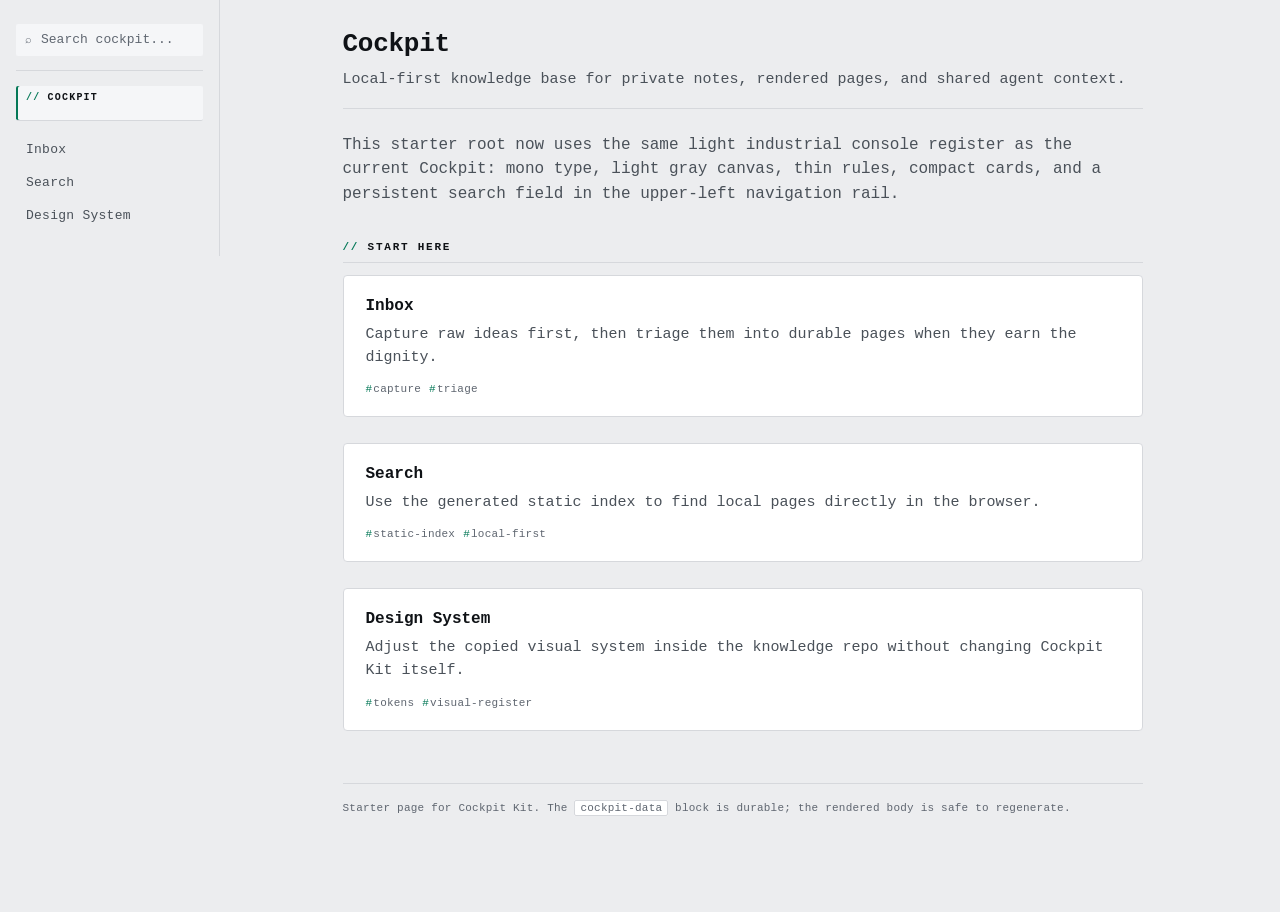
<file: templates/cockpit-root/index.html>
<!doctype html>
<html lang="en">
<head>
  <meta charset="utf-8">
  <meta name="viewport" content="width=device-width, initial-scale=1">
  <meta name="cockpit:source" content="self">
  <meta name="cockpit:rendered-at" content="2026-07-05T18:00:00Z">
  <title>Cockpit</title>
  <link rel="stylesheet" href="./cockpit.css">
</head>
<body>
  <nav aria-label="Primary" class="cockpit-nav">
    <form class="nav-search" action="search/" method="get" role="search">
      <label for="nav-search-input">Search Cockpit</label>
      <div class="nav-search-field"><span aria-hidden="true">⌕</span><input id="nav-search-input" name="q" type="search" autocomplete="off" inputmode="search" placeholder="Search cockpit..."></div>
    </form>
    <a class="home" href="./" aria-current="page">Cockpit</a>
    <a href="inbox/">Inbox</a>
    <a href="search/">Search</a>
    <a href="design-system.html">Design System</a>
  </nav>
  <main class="page">
    <header class="masthead">
      <h1>Cockpit</h1>
      <p>Local-first knowledge base for private notes, rendered pages, and shared agent context.</p>
    </header>
    <p class="lede">This starter root now uses the same light industrial console register as the current Cockpit: mono type, light gray canvas, thin rules, compact cards, and a persistent search field in the upper-left navigation rail.</p>
    <h2 class="section">Start here</h2>
    <div class="grid-list" aria-label="Starter links">
      <a class="card" href="inbox/">
        <h3>Inbox</h3>
        <p>Capture raw ideas first, then triage them into durable pages when they earn the dignity.</p>
        <div class="tags"><span>capture</span><span>triage</span></div>
      </a>
      <a class="card" href="search/">
        <h3>Search</h3>
        <p>Use the generated static index to find local pages directly in the browser.</p>
        <div class="tags"><span>static-index</span><span>local-first</span></div>
      </a>
      <a class="card" href="design-system.html">
        <h3>Design System</h3>
        <p>Adjust the copied visual system inside the knowledge repo without changing Cockpit Kit itself.</p>
        <div class="tags"><span>tokens</span><span>visual-register</span></div>
      </a>
    </div>
    <footer class="fineprint">Starter page for Cockpit Kit. The <code>cockpit-data</code> block is durable; the rendered body is safe to regenerate.</footer>
  </main>
  <script type="application/json" id="cockpit-data">{"kind":"cockpit-home","schema_version":1,"summary":"Starter Cockpit home page."}</script>
</body>
</html>
</file>
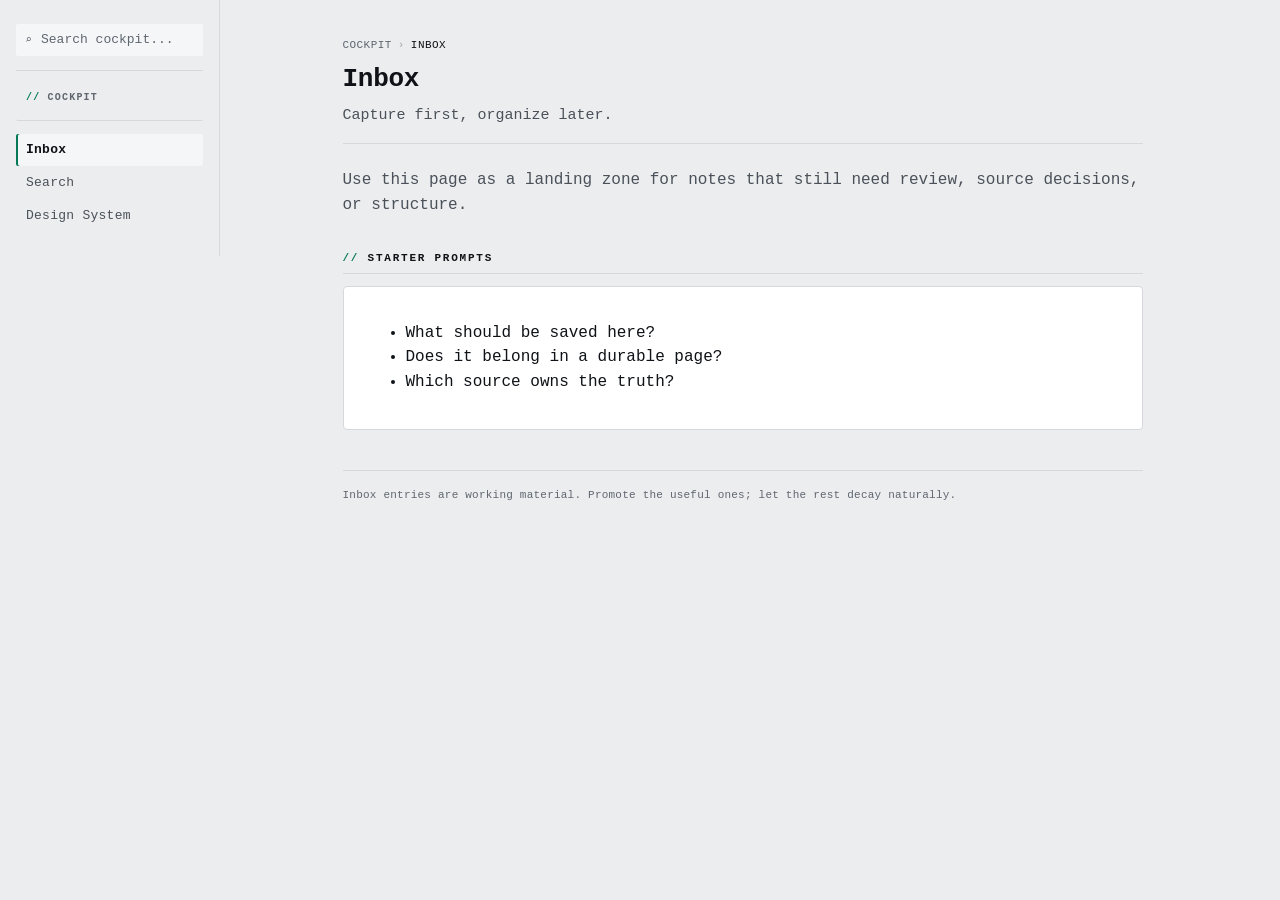
<file: templates/cockpit-root/inbox/index.html>
<!doctype html>
<html lang="en">
<head>
  <meta charset="utf-8">
  <meta name="viewport" content="width=device-width, initial-scale=1">
  <meta name="cockpit:source" content="self">
  <meta name="cockpit:rendered-at" content="2026-07-05T18:00:00Z">
  <title>Inbox</title>
  <link rel="stylesheet" href="../cockpit.css">
</head>
<body>
  <nav aria-label="Primary" class="cockpit-nav">
    <form class="nav-search" action="../search/" method="get" role="search">
      <label for="nav-search-input">Search Cockpit</label>
      <div class="nav-search-field"><span aria-hidden="true">⌕</span><input id="nav-search-input" name="q" type="search" autocomplete="off" inputmode="search" placeholder="Search cockpit..."></div>
    </form>
    <a class="home" href="../">Cockpit</a>
    <a href="../inbox/" aria-current="page">Inbox</a>
    <a href="../search/">Search</a>
    <a href="../design-system.html">Design System</a>
  </nav>
  <main class="page">
    <div class="breadcrumbs"><a href="../">Cockpit</a><span class="sep">›</span><span class="here">Inbox</span></div>
    <header class="masthead">
      <h1>Inbox</h1>
      <p>Capture first, organize later.</p>
    </header>
    <p class="lede">Use this page as a landing zone for notes that still need review, source decisions, or structure.</p>
    <h2 class="section">Starter prompts</h2>
    <section class="panel">
      <ul>
        <li>What should be saved here?</li>
        <li>Does it belong in a durable page?</li>
        <li>Which source owns the truth?</li>
      </ul>
    </section>
    <footer class="fineprint">Inbox entries are working material. Promote the useful ones; let the rest decay naturally.</footer>
  </main>
  <script type="application/json" id="cockpit-data">{"kind":"cockpit-inbox","schema_version":1,"summary":"Starter inbox for unprocessed notes."}</script>
</body>
</html>
</file>
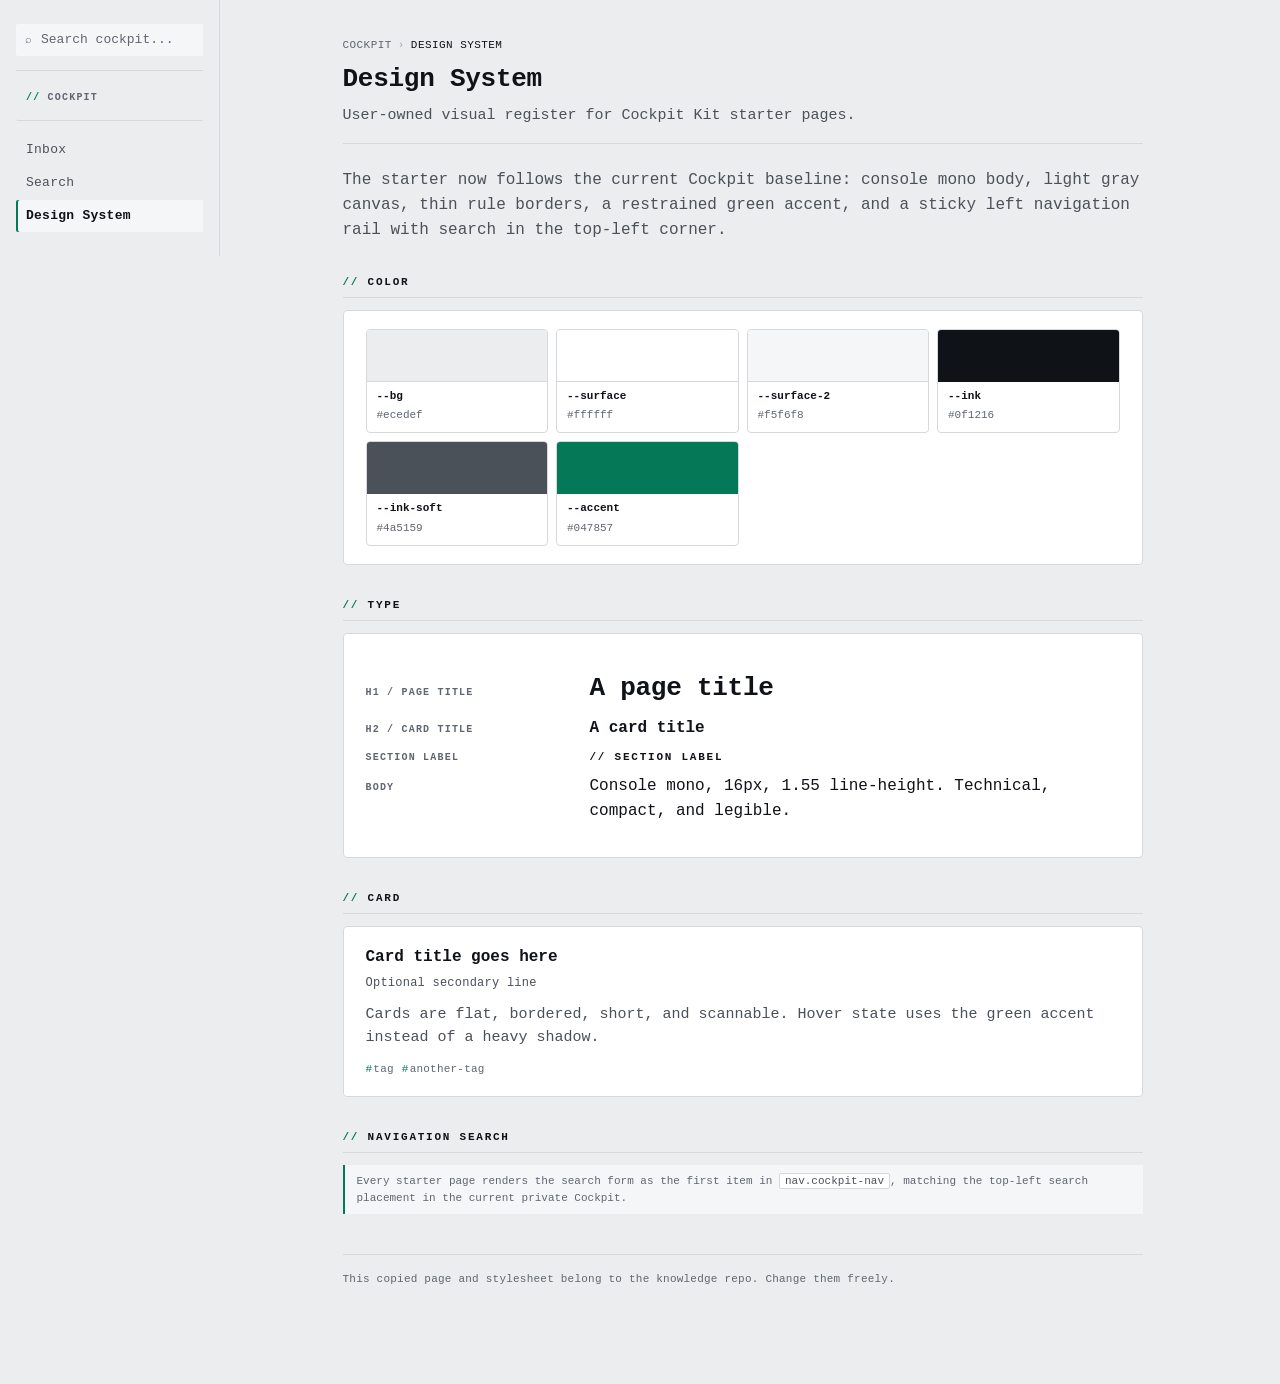
<file: templates/cockpit-root/design-system.html>
<!doctype html>
<html lang="en">
<head>
  <meta charset="utf-8">
  <meta name="viewport" content="width=device-width, initial-scale=1">
  <meta name="cockpit:source" content="self">
  <meta name="cockpit:rendered-at" content="2026-07-05T18:00:00Z">
  <title>Design System</title>
  <link rel="stylesheet" href="./cockpit.css">
</head>
<body>
  <nav aria-label="Primary" class="cockpit-nav">
    <form class="nav-search" action="search/" method="get" role="search">
      <label for="nav-search-input">Search Cockpit</label>
      <div class="nav-search-field"><span aria-hidden="true">⌕</span><input id="nav-search-input" name="q" type="search" autocomplete="off" inputmode="search" placeholder="Search cockpit..."></div>
    </form>
    <a class="home" href="./">Cockpit</a>
    <a href="inbox/">Inbox</a>
    <a href="search/">Search</a>
    <a href="design-system.html" aria-current="page">Design System</a>
  </nav>
  <main class="page">
    <div class="breadcrumbs"><a href="./">Cockpit</a><span class="sep">›</span><span class="here">Design System</span></div>
    <header class="masthead">
      <h1>Design System</h1>
      <p>User-owned visual register for Cockpit Kit starter pages.</p>
    </header>
    <p class="lede">The starter now follows the current Cockpit baseline: console mono body, light gray canvas, thin rule borders, a restrained green accent, and a sticky left navigation rail with search in the top-left corner.</p>
    <h2 class="section">Color</h2>
    <div class="panel">
      <div class="swatches">
        <div class="swatch bordered"><div class="chip" style="background:#ecedef"></div><div class="name">--bg</div><div class="hex">#ecedef</div></div>
        <div class="swatch bordered"><div class="chip" style="background:#ffffff"></div><div class="name">--surface</div><div class="hex">#ffffff</div></div>
        <div class="swatch bordered"><div class="chip" style="background:#f5f6f8"></div><div class="name">--surface-2</div><div class="hex">#f5f6f8</div></div>
        <div class="swatch"><div class="chip" style="background:#0f1216"></div><div class="name">--ink</div><div class="hex">#0f1216</div></div>
        <div class="swatch"><div class="chip" style="background:#4a5159"></div><div class="name">--ink-soft</div><div class="hex">#4a5159</div></div>
        <div class="swatch"><div class="chip" style="background:#047857"></div><div class="name">--accent</div><div class="hex">#047857</div></div>
      </div>
    </div>
    <h2 class="section">Type</h2>
    <div class="panel">
      <dl class="type-spec">
        <dt>H1 / page title</dt><dd class="h1-sample">A page title</dd>
        <dt>H2 / card title</dt><dd class="h2-sample">A card title</dd>
        <dt>Section label</dt><dd class="h3-sample">// SECTION LABEL</dd>
        <dt>Body</dt><dd>Console mono, 16px, 1.55 line-height. Technical, compact, and legible.</dd>
      </dl>
    </div>
    <h2 class="section">Card</h2>
    <a class="card" href="#">
      <h3>Card title goes here</h3>
      <p class="author">Optional secondary line</p>
      <p>Cards are flat, bordered, short, and scannable. Hover state uses the green accent instead of a heavy shadow.</p>
      <div class="tags"><span>tag</span><span>another-tag</span></div>
    </a>
    <h2 class="section">Navigation search</h2>
    <p class="source-line">Every starter page renders the search form as the first item in <code>nav.cockpit-nav</code>, matching the top-left search placement in the current private Cockpit.</p>
    <footer class="fineprint">This copied page and stylesheet belong to the knowledge repo. Change them freely.</footer>
  </main>
  <script type="application/json" id="cockpit-data">
  {
    "kind": "cockpit-design-system",
    "schema_version": 1,
    "summary": "Starter design system page for user-owned styling.",
    "register": "techy / light industrial console: mono body, light gray canvas, thin rule borders, restrained green accent",
    "tokens": {
      "type": {
        "body_family": "ui-monospace, SFMono-Regular, Cascadia Code, Cascadia Mono, Roboto Mono, IBM Plex Mono, JetBrains Mono, Liberation Mono, Menlo, Consolas, monospace",
        "body_size_px": 16,
        "line_height": 1.55
      },
      "color": {
        "bg": "#ecedef",
        "surface": "#ffffff",
        "surface_2": "#f5f6f8",
        "ink": "#0f1216",
        "ink_soft": "#4a5159",
        "ink_faint": "#5f6670",
        "accent": "#047857",
        "accent_blue": "#2563eb",
        "rule": "#d6d8dc",
        "rule_strong": "#b4b8bd"
      },
      "layout": {
        "left_nav_px": 220,
        "page_max_width_px": 880,
        "card_radius_px": 4,
        "mobile_breakpoint_px": 480
      }
    }
  }
  </script>
</body>
</html>
</file>
<file: templates/cockpit-root/cockpit.css>
/*
 * cockpit.css — shared visual register for every cockpit page.
 *
 * Linked from each HTML page as `/cockpit.css`.
 * Same-origin, served by the same static Cockpit host; pages stay
 * local-first on the same host (no CDN, no cross-origin fetch).
 *
 * Per-page style addenda go in a small inline <style> after this
 * stylesheet's <link>, so the page can still ship one-off rules
 * without round-tripping the file. The bulk of the register lives here.
 *
 * Source of truth for tokens: design-system.html `cockpit-data` block.
 */

:root {
  --bg: #ecedef;
  --surface: #ffffff;
  --surface-2: #f5f6f8;
  --ink: #0f1216;
  --ink-soft: #4a5159;
  --ink-faint: #5f6670;
  --accent: #047857;
  --accent-blue: #2563eb;
  --rule: #d6d8dc;
  --rule-strong: #b4b8bd;
  --status-reading:    #1e40af; --status-reading-bg:  #e0e7f7;
  --status-finished:   #166534; --status-finished-bg: #dcefe3;
  --status-paused:     #92400e; --status-paused-bg:   #f5e6c9;
  --status-toread:     #6b21a8; --status-toread-bg:   #ece1f5;
  --status-active:     #166534; --status-active-bg:   #dcefe3;
  --status-draft:      #1e40af; --status-draft-bg:    #e0e7f7;
  --status-shipped:    #475569; --status-shipped-bg:  #dee1e5;
  --shadow: 0 0 0 1px rgba(15,18,22,0.02);
  --radius: 4px;
  --mono: ui-monospace, "SFMono-Regular", "Cascadia Code", "Cascadia Mono", "Roboto Mono", "IBM Plex Mono", "JetBrains Mono", "Liberation Mono", Menlo, Consolas, monospace;
  --sans: ui-sans-serif, system-ui, -apple-system, "Segoe UI", Roboto, "Helvetica Neue", Arial, sans-serif;
}

* { box-sizing: border-box; }
html { scrollbar-gutter: stable; }
html, body {
  margin: 0; padding: 0;
  background: var(--bg); color: var(--ink);
  font-family: var(--mono);
  font-size: 16px; line-height: 1.55; -webkit-font-smoothing: antialiased;
}

/*
 * Layout: nav stays flush-left, while the readable 880px page column
 * floats inside the remaining viewport instead of clinging to the nav.
 * On wide screens the page TOC joins as a real right rail with balanced
 * outer gutters. Collapses to a single column below 720px.
 */
body {
  display: grid;
  grid-template-columns: 220px minmax(0, 1fr) minmax(0, 880px) minmax(0, 1fr);
  min-height: 100vh;
  margin: 0;
}

nav.cockpit-nav {
  padding: 24px 16px;
  display: flex; flex-direction: column; gap: 1px;
  font-family: var(--mono);
  font-size: 13px;
  border-right: 1px solid var(--rule);
  position: sticky; top: 0; align-self: start;
  max-height: 100vh; overflow-y: auto;
  background: var(--bg);
}
nav.cockpit-nav a {
  color: var(--ink-soft); text-decoration: none;
  padding: 6px 10px; border-radius: 2px;
  letter-spacing: 0.02em;
  transition: background 0.1s ease, color 0.1s ease;
}
nav.cockpit-nav a:hover { color: var(--ink); background: var(--surface-2); }
nav.cockpit-nav a[aria-current="page"],
nav.cockpit-nav a[aria-current="true"] {
  color: var(--ink); font-weight: 600;
  background: var(--surface-2);
  box-shadow: inset 2px 0 0 var(--accent);
}
nav.cockpit-nav .home {
  color: var(--ink-faint); letter-spacing: 0.12em;
  text-transform: uppercase; font-size: 10px;
  margin: 0 0 12px; padding: 4px 10px 14px;
  border-bottom: 1px solid var(--rule);
  font-family: var(--mono); font-weight: 700;
}
nav.cockpit-nav .home::before { content: "// "; color: var(--accent); }
nav.cockpit-nav .nav-search {
  margin: 0 0 14px;
  padding: 0 0 14px;
  border-bottom: 1px solid var(--rule);
}
nav.cockpit-nav .nav-search label {
  position: absolute;
  width: 1px;
  height: 1px;
  overflow: hidden;
  clip: rect(0 0 0 0);
  white-space: nowrap;
}
nav.cockpit-nav .nav-search-field {
  align-items: center;
  display: flex;
  position: relative;
}
nav.cockpit-nav .nav-search-field span {
  color: var(--ink-faint);
  display: block;
  font-size: 11px;
  line-height: 1;
  pointer-events: none;
  position: absolute;
  left: 9px;
  top: 50%;
  transform: translateY(-50%);
}
nav.cockpit-nav .nav-search input {
  appearance: none;
  -webkit-appearance: none;
  background: var(--surface-2);
  border: 1px solid transparent;
  border-radius: 2px;
  color: var(--ink);
  display: block;
  font: inherit;
  font-size: 13px;
  line-height: 1.35;
  min-height: 32px;
  min-width: 0;
  padding: 6px 10px 6px 24px;
  width: 100%;
}
nav.cockpit-nav .nav-search input::placeholder {
  color: var(--ink-faint);
}
nav.cockpit-nav .nav-search input:focus {
  background: var(--surface);
  border-color: var(--accent);
  outline: none;
}

.page { grid-column: 3; max-width: 880px; width: 100%; margin: 0; padding: 24px 40px 96px; min-width: 0; }

.breadcrumbs {
  font-family: var(--mono);
  font-size: 11px; color: var(--ink-faint);
  letter-spacing: 0.04em; text-transform: uppercase;
  margin: 14px 0 6px; line-height: 1.4;
}
.breadcrumbs a { color: var(--ink-faint); text-decoration: none; }
.breadcrumbs a:hover { color: var(--ink-soft); }
.breadcrumbs .sep { margin: 0 6px; color: var(--ink-faint); opacity: 0.5; }
.breadcrumbs .here { color: var(--ink); }

header.masthead {
  padding-bottom: 16px; margin-bottom: 24px;
  border-bottom: 1px solid var(--rule);
  position: relative;
}
header.masthead h1 {
  font-size: 26px; letter-spacing: -0.01em; margin: 0 0 4px;
  font-weight: 600; font-family: var(--mono);
}
header.masthead p {
  margin: 0; color: var(--ink-soft); font-size: 15px;
}

.lede {
  font-size: 16px; color: var(--ink-soft);
  margin: 0 0 24px;
  max-width: none;
  text-wrap: pretty;
}

h2.section {
  font-size: 11px; letter-spacing: 0.16em;
  text-transform: uppercase; color: var(--ink);
  font-weight: 700; margin: 32px 0 12px;
  font-family: var(--mono);
  padding-bottom: 6px;
  border-bottom: 1px solid var(--rule);
}
h2.section::before {
  content: "// "; color: var(--accent); font-weight: 600;
}

.panel {
  background: var(--surface); border: 1px solid var(--rule);
  border-radius: var(--radius); padding: 18px 22px;
  margin-bottom: 12px;
}

.card {
  background: var(--surface); border: 1px solid var(--rule);
  border-radius: var(--radius); padding: 18px 22px;
  margin-bottom: 12px;
  text-decoration: none; color: inherit; display: block;
  transition: border-color 0.12s ease, box-shadow 0.12s ease;
  position: relative;
}
.card:hover {
  border-color: var(--ink-soft);
  box-shadow: inset 2px 0 0 var(--accent);
}
.card h2,
.card h3 {
  font-size: 16px; margin: 0 0 4px; font-weight: 600;
  font-family: var(--mono); letter-spacing: 0;
}
.card .author {
  color: var(--ink-soft); font-style: normal;
  font-family: var(--mono); font-size: 12px;
  margin: 0 0 10px; letter-spacing: 0.02em;
}
.card p { margin: 0 0 6px; color: var(--ink-soft); font-size: 15px; }
.card .tags {
  margin-top: 12px;
  font-family: var(--mono);
  font-size: 11px; color: var(--ink-faint);
  letter-spacing: 0.02em;
}
.card .tags span { display: inline-block; margin-right: 8px; }
.card .tags span::before {
  content: "#"; color: var(--accent); margin-right: 1px;
}

.swatches {
  display: grid; grid-template-columns: repeat(auto-fit, minmax(160px, 1fr));
  gap: 8px;
}
.swatch {
  border: 1px solid var(--rule); border-radius: var(--radius);
  overflow: hidden; background: var(--surface);
  font-family: var(--mono);
  font-size: 11px;
}
.swatch .chip { height: 52px; }
.swatch .name { padding: 6px 10px 2px; color: var(--ink); font-weight: 700; }
.swatch .hex { padding: 0 10px 8px; color: var(--ink-faint); font-family: var(--mono); }
.swatch.bordered .chip { border-bottom: 1px solid var(--rule); }

.type-spec {
  display: grid; grid-template-columns: 200px 1fr; gap: 8px 24px;
  align-items: baseline;
}
.type-spec dt {
  font-family: var(--mono);
  font-size: 10px; letter-spacing: 0.12em;
  text-transform: uppercase; color: var(--ink-faint);
  font-weight: 700;
}
.type-spec dd { margin: 0; }
.h1-sample { font-size: 26px; letter-spacing: -0.01em; font-weight: 600; font-family: var(--mono); }
.h2-sample { font-size: 16px; font-weight: 600; letter-spacing: 0; font-family: var(--mono); }
.h3-sample {
  font-size: 11px; letter-spacing: 0.16em;
  text-transform: uppercase; color: var(--ink);
  font-family: var(--mono); font-weight: 700;
}
.meta-sample {
  font-family: var(--mono);
  font-size: 11px; color: var(--ink-faint);
  letter-spacing: 0.04em; text-transform: uppercase;
}

.badges-row { display: flex; gap: 6px; flex-wrap: wrap; }
.badge {
  display: inline-block;
  font-family: var(--mono);
  font-size: 10px; letter-spacing: 0.08em;
  text-transform: uppercase;
  padding: 2px 8px; border-radius: 2px;
  font-weight: 700;
}
.badge.reading  { color: var(--status-reading);  background: var(--status-reading-bg); }
.badge.finished { color: var(--status-finished); background: var(--status-finished-bg); }
.badge.paused   { color: var(--status-paused);   background: var(--status-paused-bg); }
.badge.to-read  { color: var(--status-toread);   background: var(--status-toread-bg); }
.badge.active   { color: var(--status-active);   background: var(--status-active-bg); }
.badge.draft    { color: var(--status-draft);    background: var(--status-draft-bg); }
.badge.shipped  { color: var(--status-shipped);  background: var(--status-shipped-bg); }

.stats {
  display: grid; grid-template-columns: repeat(3, 1fr); gap: 10px;
}
.stat {
  background: var(--surface); border: 1px solid var(--rule);
  border-radius: var(--radius); padding: 12px 16px;
  position: relative;
}
.stat .n {
  font-size: 26px; font-weight: 700; line-height: 1;
  color: var(--ink); display: block; margin-bottom: 4px;
  font-family: var(--mono); letter-spacing: -0.02em;
}
.stat .label {
  font-family: var(--mono);
  font-size: 10px; letter-spacing: 0.12em;
  text-transform: uppercase; color: var(--ink-faint);
  font-weight: 700;
}

.source-line {
  font-family: var(--mono);
  font-size: 11px; color: var(--ink-faint);
  line-height: 1.5;
  padding: 8px 12px; border-left: 2px solid var(--accent);
  background: var(--surface-2);
}
.source-line code {
  background: var(--surface); padding: 1px 5px;
  border-radius: 2px; font-size: 11px; color: var(--ink-soft);
  border: 1px solid var(--rule);
}

footer.fineprint {
  margin-top: 40px; padding-top: 16px;
  border-top: 1px solid var(--rule);
  font-family: var(--mono);
  font-size: 11px; color: var(--ink-faint); line-height: 1.5;
  letter-spacing: 0.02em;
}
footer.fineprint code {
  background: var(--surface); padding: 1px 5px;
  border-radius: 2px; font-size: 11px;
  border: 1px solid var(--rule);
}

nav.page-toc { display: none; }

@media (min-width: 1360px) {
  body {
    grid-template-columns: 220px minmax(0, 1fr) minmax(0, 880px) 32px 200px minmax(0, 1fr);
  }
  nav.page-toc {
    display: block;
    grid-column: 5;
    width: 200px;
    position: sticky; top: 24px;
    align-self: start;
    justify-self: start;
    padding: 24px 16px;
    font-family: var(--mono);
    font-size: 12px;
    border-left: 1px solid var(--rule);
    max-height: calc(100vh - 48px);
    overflow-y: auto;
  }
  nav.page-toc .toc-label {
    color: var(--ink-faint);
    letter-spacing: 0.16em;
    text-transform: uppercase;
    font-size: 10px;
    margin: 0 0 10px;
    padding: 0 8px;
    font-weight: 700;
  }
  nav.page-toc .toc-label::before { content: "// "; color: var(--accent); }
  nav.page-toc ul { list-style: none; padding: 0; margin: 0; }
  nav.page-toc li { margin: 1px 0; }
  nav.page-toc li.lvl-3 { padding-left: 12px; font-size: 11px; }
  nav.page-toc a {
    display: block;
    color: var(--ink-soft);
    text-decoration: none;
    padding: 3px 8px;
    border-left: 2px solid transparent;
    line-height: 1.35;
    transition: color 0.1s ease, border-color 0.1s ease, background 0.1s ease;
  }
  nav.page-toc a:hover { color: var(--ink); }
  nav.page-toc a.active {
    color: var(--ink); font-weight: 600;
    border-left-color: var(--accent);
    background: var(--surface-2);
  }
}

@media (min-width: 1600px) {
  body {
    grid-template-columns: 220px minmax(48px, 1fr) minmax(0, 880px) 40px 200px minmax(240px, 1fr);
  }
}

@media (max-width: 720px) {
  body { display: block; }
  nav.cockpit-nav {
    position: static; max-height: none; overflow: visible;
    border-right: none; border-bottom: 1px solid var(--rule);
    flex-direction: row; flex-wrap: wrap; gap: 4px; align-items: center;
    padding: 12px 16px;
    max-width: 880px; margin: 0;
    font-size: 12px;
  }
  nav.cockpit-nav .home {
    margin: 0 6px 0 0; padding: 4px 8px;
    border-bottom: none;
  }
  nav.cockpit-nav a { padding: 5px 8px; }
  nav.cockpit-nav .nav-search {
    flex: 1 0 100%;
    margin: 0 0 8px;
    order: -1;
    padding: 0 0 10px;
  }
  nav.cockpit-nav .nav-search input {
    background: var(--surface);
    border-color: var(--rule-strong);
    font-size: 16px;
    min-height: 40px;
  }
  .page { margin: 0; padding: 24px 24px 96px; }
}

@media (max-width: 480px) {
  nav.cockpit-nav { padding: 12px 12px; gap: 2px; }
  nav.cockpit-nav a { padding: 5px 8px; }
  .page { padding: 18px 14px 64px; }
  header.masthead h1 { font-size: 20px; }
  .type-spec { grid-template-columns: 1fr; gap: 4px 0; }
  .stats { grid-template-columns: 1fr; }
  .panel { padding: 18px 18px; }
}

/* Shared note-body rules (markdown-rendered content). */
.grid-list { display: grid; gap: 14px; }
.note-body h1 { display: none; }
.note-body h2 {
  font-size: 13px; letter-spacing: 0.08em; text-transform: uppercase;
  color: var(--ink-faint); font-weight: 600; margin: 36px 0 14px;
  font-family: var(--sans);
}
.note-body h3 { font-size: 19px; margin: 24px 0 8px; }
.note-body h4 { font-size: 16px; margin: 18px 0 8px; }
.note-body a { color: var(--accent); text-decoration-thickness: 1px; text-underline-offset: 3px; }
.note-body li { margin-bottom: 6px; }
.note-body pre { overflow-x: auto; background: var(--surface-2); padding: 14px; border-radius: var(--radius); }
.note-body code { font-size: 0.92em; }
.pending { color: var(--ink-faint); border-bottom: 1px dotted var(--ink-faint); }
.meta-list { color: var(--ink-soft); font-size: 15px; }
.meta-list strong { color: var(--ink); }
img { max-width: 100%; height: auto; border-radius: var(--radius); border: 1px solid var(--rule); }
</file>
